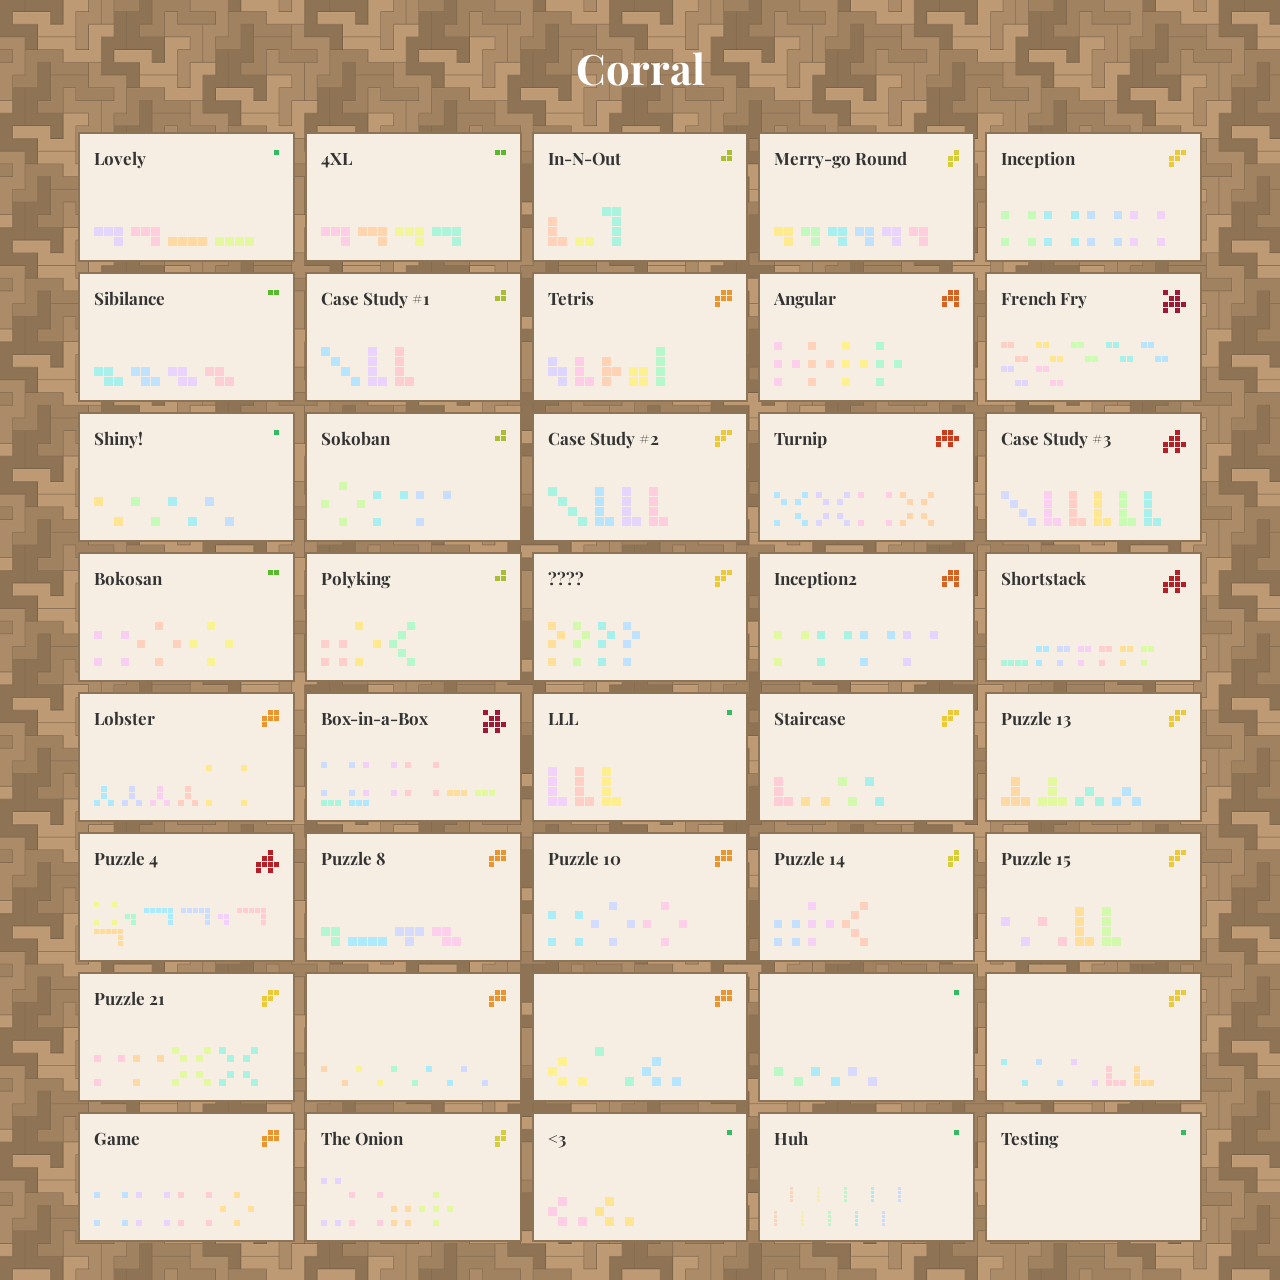
<file: index.html>
<!DOCTYPE html>
<html lang="en">
<head>
  <meta charset="UTF-8">
  <meta name="viewport" content="width=device-width, initial-scale=1">
  <title>Corral</title>
  <link rel="icon" type="image/png" href="/img/logo.png">
  <link rel="stylesheet" href="style.css">
</head>
<body>
<main>
  <h1 class="index-title">Corral</h1>
  <p class="index-note" id="index-note"></p>
  <div id="puzzle-list"></div>
</main>

<script src="puzzles.js"></script>
<script>

const PREVIEW_W   = 168;
const PREVIEW_H   = 48;
const PREVIEW_GAP = 8;
const PREVIEW_ROW = 4;

function previewFits(dims, size) {
  const px = n => n * (size + 1) - 1;   // mini-grids put 1px between cells
  let rowW = 0, rowH = 0, stacked = 0;

  for (const [rows, cols] of dims) {
    const w = px(cols), h = px(rows);
    if (w > PREVIEW_W) return false;
    if (rowW && rowW + PREVIEW_GAP + w > PREVIEW_W) {
      stacked += rowH + PREVIEW_ROW;
      rowW = 0;
      rowH = 0;
    }
    rowW += (rowW ? PREVIEW_GAP : 0) + w;
    rowH = Math.max(rowH, h);
  }
  return stacked + rowH <= PREVIEW_H;
}

// Largest mini-cell size at which all of a puzzle's pieces fit the strip.
function previewSize(pieces) {
  const dims = pieces.map(p => {
    const rs = p.cells.map(x => x[0]), cs = p.cells.map(x => x[1]);
    return [Math.max(...rs) - Math.min(...rs) + 1, Math.max(...cs) - Math.min(...cs) + 1];
  });
  for (let size = 9; size > 2; size--) if (previewFits(dims, size)) return size;
  return 2;
}

const list = document.getElementById('puzzle-list');

// Only the puzzles that have opened. Starters are always in; the rest arrive
const open = unlockedPuzzles();

for (const p of open) {
  const card = document.createElement('a');
  card.className = 'card';
  card.href = `puzzle.html?id=${encodeURIComponent(p.id)}`;

  const top = document.createElement('div');
  top.className = 'card-top';

  const h = document.createElement('h2');
  h.textContent = p.name;
  top.appendChild(h);

  if (p.difficulty != null) {
    const badge = document.createElement('div');
    badge.className = 'card-badge';
    badge.title = `Difficulty: ${p.difficulty}/10`;
    badge.appendChild(miniIcon(difficultyCells(p.difficulty), difficultyColor(p.difficulty), 5));
    top.appendChild(badge);
  }

  const preview = document.createElement('div');
  preview.className = 'card-preview';
  const size = previewSize(p.pieces);
  for (const piece of p.pieces) preview.appendChild(miniIcon(piece.cells, piece.color, size));

  card.append(top, preview);
  list.appendChild(card);
}
</script>
</body>
</html>
</file>
<file: style.css>
@import url('https://fonts.googleapis.com/css2?family=Playfair+Display:wght@700&family=Lora:wght@400;500&display=swap');

*, :after, :before { box-sizing: border-box; }

:root {
  --cell-size: 32px;
  --tool-size: max(28px, var(--cell-size));
  --bar-h: 22px;
  --bar-gap: 6px;
  --piece-cell: 18px;
}

html {
  background-image: url('/background/background.png');
  background-repeat: repeat;
  background-size: 1600px;
  min-height: 100%;
}

body {
  margin: 0;
  padding: 40px 20px;
  min-height: 100vh;
  font-family: 'Lora', Georgia, serif;
  display: flex;
  flex-direction: column;
  align-items: center;
  color: #fff;
}

main {
  display: flex;
  flex-direction: column;
  align-items: center;
  gap: 24px;
  width: 100%;
}

.puzzle-header {
  display: flex;
  flex-direction: column;
  align-items: center;
  gap: 6px;
  text-align: center;
}

.puzzle-nav {
  display: grid;
  grid-template-columns: 1fr auto 1fr;
  align-items: center;
  gap: 18px;
  font-size: 14px;
}

.puzzle-nav a:first-child { justify-self: end; }
.puzzle-nav a:last-child  { justify-self: start; }

.puzzle-nav a { color: #fff; opacity: 0.8; text-decoration: none; }
.puzzle-nav a:hover { opacity: 1; text-decoration: underline; }
.puzzle-header h1 { font-family: 'Playfair Display', serif; font-size: 28px; margin: 0; }

.puzzle-meta {
  display: flex;
  align-items: center;
  justify-content: center;
  gap: 14px;
  font-size: 14px;
}
#puzzle-difficulty { display: flex; opacity: 0.9; }

#grid {
  display: grid;
  gap: 1px;
  background: rgba(0,0,0,0.08);
  touch-action: none;
  user-select: none;
  -webkit-user-select: none;
  -webkit-touch-callout: none;
}

.cell {
  width: var(--cell-size);
  height: var(--cell-size);
  background: #fff;
  border: 0px solid black;
}

#grid.flooding .cell { transition: background 130ms ease-out; }

#tray {
  display: flex;
  gap: 24px;
  align-items: flex-end;
  justify-content: center;
  flex-wrap: wrap;
  user-select: none;
  -webkit-user-select: none;
}
.piece { display: flex; flex-direction: column; align-items: center; gap: 6px; cursor: pointer; }
.piece.used   { opacity: 0.2; pointer-events: none; }
.piece.active { outline: 2px solid rgba(0,0,0,0.3); outline-offset: 4px; }
.piece-grid { display: grid; gap: 1px; }
.pc { width: var(--piece-cell); height: var(--piece-cell); }

.board-wrapper {
  position: relative;
  display: inline-block;
}

.board-bar {
  display: flex;
  align-items: center;
  justify-content: space-between;
  height: var(--bar-h);
  margin-bottom: var(--bar-gap);
}

#area-counter {
  font-family: 'Playfair Display', serif;
  font-size: 17px;
  line-height: 1;
  color: #fff;
  transition: color 260ms ease-out;
}

/* at or past the best known score */
#area-counter.record { color: #77DFA0; }
#area-counter.pop    { animation: score-pop 620ms ease-out; }

@keyframes score-pop {
  0%   { transform: scale(1);    }
  28%  { transform: scale(1.28); }
  60%  { transform: scale(0.98); }
  100% { transform: scale(1);    }
}

.board-tools {
  position: absolute;
  top: calc(var(--bar-h) + var(--bar-gap));   /* level with the top of the grid */
  left: calc(100% + 1px);
  z-index: 10;
  display: flex;
  flex-direction: column;
  gap: 1px;
}

.board-tools button {
  height: var(--tool-size);
  width:  var(--tool-size);
  font-size: calc(var(--tool-size) * 0.56);
  line-height: 1;
  color: #6b573d;
  background: #f6eee3;
  border: 0;
  border-radius: 0;
  padding: 0;
  cursor: pointer;
}
.board-tools button:hover  { background: #efe4d4; }
.board-tools button:active { background: #e6d9c6; }
#help-button { font-family: 'Playfair Display', serif; font-weight: 700; }

#share-popover {
  position: absolute;
  top: calc(100% + 10px);
  right: calc(-1 * var(--tool-size) - 1px);
  z-index: 20;
  width: 300px;
  max-width: 90vw;
  padding: 12px;
  background: #f6eee3;
  color: #333;
  outline: 2px solid #8e7456;
  outline-offset: 0.5px;
  font-size: 13px;
}
#share-popover[hidden] { display: none; }

.share-title { font-family: 'Playfair Display', serif; font-size: 15px; margin-bottom: 8px; }

/* send-in-your-solution panel — same frame as the share popover */
#solve-popover {
  position: absolute;
  top: calc(100% + 10px);
  right: calc(-1 * var(--tool-size) - 1px);
  z-index: 20;
  width: 300px;
  max-width: 90vw;
  padding: 12px;
  background: #f6eee3;
  color: #333;
  outline: 2px solid #8e7456;
  outline-offset: 0.5px;
  font-size: 13px;
}
#solve-popover[hidden] { display: none; }

.solve-note { margin: 0 0 8px; opacity: 0.75; }

#solve-name {
  flex: 1;
  min-width: 0;
  padding: 6px 8px;
  font-family: inherit;
  font-size: 12px;
  color: #333;
  background: #fff;
  border: 1px solid #cbb79b;
}
#solve-name[aria-invalid="true"] { border-color: #c4442a; }
#solve-name:disabled { background: #efe7db; color: #8a8071; }

#solve-send {
  padding: 6px 12px;
  font-family: inherit;
  font-size: 12px;
  color: #f6eee3;
  background: #8e7456;
  border: 0;
  cursor: pointer;
}
#solve-send:hover:not(:disabled) { background: #7a6248; }
#solve-send:disabled { opacity: 0.55; cursor: default; }

.fs-error {
  display: block;
  margin-top: 6px;
  font-size: 12px;
  color: #c4442a;
}
.fs-error:empty { display: none; }

/* honeypot — off-screen, never focused */
.fs-gotcha { position: absolute; left: -9999px; width: 1px; height: 1px; opacity: 0; }

#solve-status {
  min-height: 16px;
  margin-top: 6px;
  font-size: 12px;
  color: #2E9E57;
}

#help-popover {
  position: absolute;
  top: 50%;
  left: 50%;
  transform: translate(-50%, -50%);
  z-index: 20;
  width: 336px;
  max-width: 92vw;
  padding: 12px;
  background: #f6eee3;
  color: #333;
  outline: 2px solid #8e7456;
  outline-offset: 0.5px;
  font-size: 12px;
}
#help-popover[hidden] { display: none; }

.how-lede { margin: 0 0 10px; font-size: 13px; }
.how-foot { margin: 0 0 10px; opacity: 0.75; }
.how-figs {
  display: grid;
  grid-template-columns: repeat(2, max-content);
  justify-content: center;
  gap: 12px 16px;
  margin-bottom: 12px;
}

.how-fig  { text-align: center; }
.how-grid { display: grid; gap: 1px; margin: 0 auto 6px; --how-cell: 12px; }
.how-cell { width: var(--how-cell); height: var(--how-cell); background: #fffaf2; }
.how-cap  { font-size: 11px; line-height: 1.35; white-space: nowrap; }
.how-cap b { font-family: 'Playfair Display', serif; font-size: 15px; }

.how-keys {
  display: flex;
  flex-wrap: wrap;
  align-items: center;
  justify-content: center;
  gap: 5px 12px;
  margin-bottom: 10px;
}
.how-keys span { display: inline-flex; align-items: center; gap: 4px; }
.chip {
  display: inline-flex;
  align-items: center;
  justify-content: center;
  min-width: 22px;
  height: 22px;
  padding: 0 6px;
  background: #fdf8f0;
  outline: 1.5px solid #8e7456;
  font-size: 13px;
  line-height: 1;
}

.how-actions { display: flex; gap: 8px; justify-content: flex-end; }
.how-actions button {
  padding: 6px 13px;
  font-family: inherit;
  font-size: 12px;
  color: #f6eee3;
  background: #8e7456;
  border: 0;
  cursor: pointer;
}
.how-actions button:hover { background: #7a6248; }

.share-row { display: flex; gap: 6px; }

#share-link {
  flex: 1;
  min-width: 0;
  padding: 6px 8px;
  font-family: inherit;
  font-size: 12px;
  color: #333;
  background: #fff;
  border: 1px solid #cbb79b;
}

#share-copy {
  padding: 6px 12px;
  font-family: inherit;
  font-size: 12px;
  color: #f6eee3;
  background: #8e7456;
  border: 0;
  cursor: pointer;
}
#share-copy:hover { background: #7a6248; }

#share-status { min-height: 16px; margin-top: 6px; font-size: 12px; opacity: 0.75; }

.toast {
  position: fixed;
  left: 50%;
  bottom: 28px;
  transform: translateX(-50%);
  z-index: 50;
  max-width: 420px;
  padding: 10px 16px;
  background: #f6eee3;
  color: #333;
  outline: 2px solid #8e7456;
  font-size: 13px;
  text-align: center;
}

#piece-controls {
  position: fixed;
  left: 0;
  right: 0;
  bottom: 0;
  z-index: 40;
  display: flex;
  align-items: stretch;
  gap: 8px;
  padding: 10px 12px calc(10px + env(safe-area-inset-bottom, 0px));
  background: #2b3a33;
  user-select: none;
  -webkit-user-select: none;
}
#piece-controls[hidden] { display: none; }

#piece-controls button {
  flex: 1 1 0;
  height: 50px;
  font-family: 'Lora', Georgia, serif;
  font-size: 15px;
  line-height: 1;
  color: #4a3b28;
  background: #f6eee3;
  border: 0;
  outline: 2px solid #8e7456;
  outline-offset: -2px;
  cursor: pointer;
  touch-action: manipulation;
}
#piece-controls button:active { background: #e6d9c6; }
#piece-controls button.glyph { font-size: 23px; }

#piece-controls #ctl-cancel {
  flex: 0 1 78px;
  color: rgba(246, 238, 227, 0.8);
  background: transparent;
  outline: 0;
}
#piece-controls #ctl-cancel:active { background: rgba(246, 238, 227, 0.12); }

#piece-controls #ctl-place {
  flex: 1.5 1 0;
  color: #f6eee3;
  background: #8e7456;
}
#piece-controls #ctl-place:active { background: #7a6248; }

@media (min-width: 721px) {
  #help-popover { width: 420px; }
  .how-figs { grid-template-columns: repeat(4, max-content); }
}

@media (max-width: 720px) {
  body { padding: 12px 10px; }
  main { gap: 10px; }

  :root { --tool-size: 36px; --piece-cell: 11px; }

  .puzzle-header { gap: 3px; }
  .puzzle-header h1 { font-size: 21px; }
  .puzzle-nav { gap: 12px; font-size: 13px; }

  .board-bar { height: auto; }
  .board-tools { position: static; flex-direction: row; gap: 6px; }

  #tray { gap: 10px; }

  #area-counter { font-size: 15px; }

  #share-popover { left: 0; right: 0; width: auto; max-width: none; }
  #solve-popover { left: 0; right: 0; width: auto; max-width: none; }
  #help-popover  { width: calc(100vw - 20px); }
}

.index-title { font-family: 'Playfair Display', serif; font-size: 42px; margin: 0; }
.index-note  { margin: -10px 0 0; font-size: 14px; opacity: 0.75; }
.index-note[hidden] { display: none; }

#puzzle-list {
  display: grid;
  grid-template-columns: repeat(5, minmax(0, 1fr));
  gap: 14px;
  width: 100%;
  max-width: 1120px;
}

@media (max-width: 1060px) {
  #puzzle-list { grid-template-columns: repeat(3, minmax(0, 1fr)); max-width: 680px; }
}
@media (max-width: 700px) {
  #puzzle-list { grid-template-columns: repeat(2, minmax(0, 1fr)); max-width: 460px; }
}
.card {
  display: flex;
  flex-direction: column;
  justify-content: space-between;
  gap: 10px;
  height: 126px;
  padding: 14px;
  background: #f6eee3;
  color: #333;
  text-decoration: none;
  transition: background 0.3s ease, color 0.3s ease;
  outline: 2px solid #8e7456;
  outline-offset: 0.5px;
}
.card:hover {
  background: rgba(255,255,255,0.2);
  color: #f6eee3;
}

.card-top {
  display: flex;
  align-items: flex-start;
  justify-content: space-between;
  gap: 10px;
}

.card h2 {
  font-family: 'Playfair Display', serif;
  font-size: 17px;
  line-height: 1.2;
  margin: 0;
  min-width: 0;
}

.card-badge { flex: none; padding-top: 2px; }

.card-preview {
  display: flex;
  flex-wrap: wrap;
  column-gap: 8px;
  row-gap: 4px;
  align-items: flex-end;
  align-content: flex-end;
  height: 48px;
  overflow: hidden;
}

.mini-grid { display: grid; gap: 1px; }
.mini-cell { width: 8px; height: 8px; }

#puzzle-difficulty .mini-grid { display: inline-grid; }
</file>
